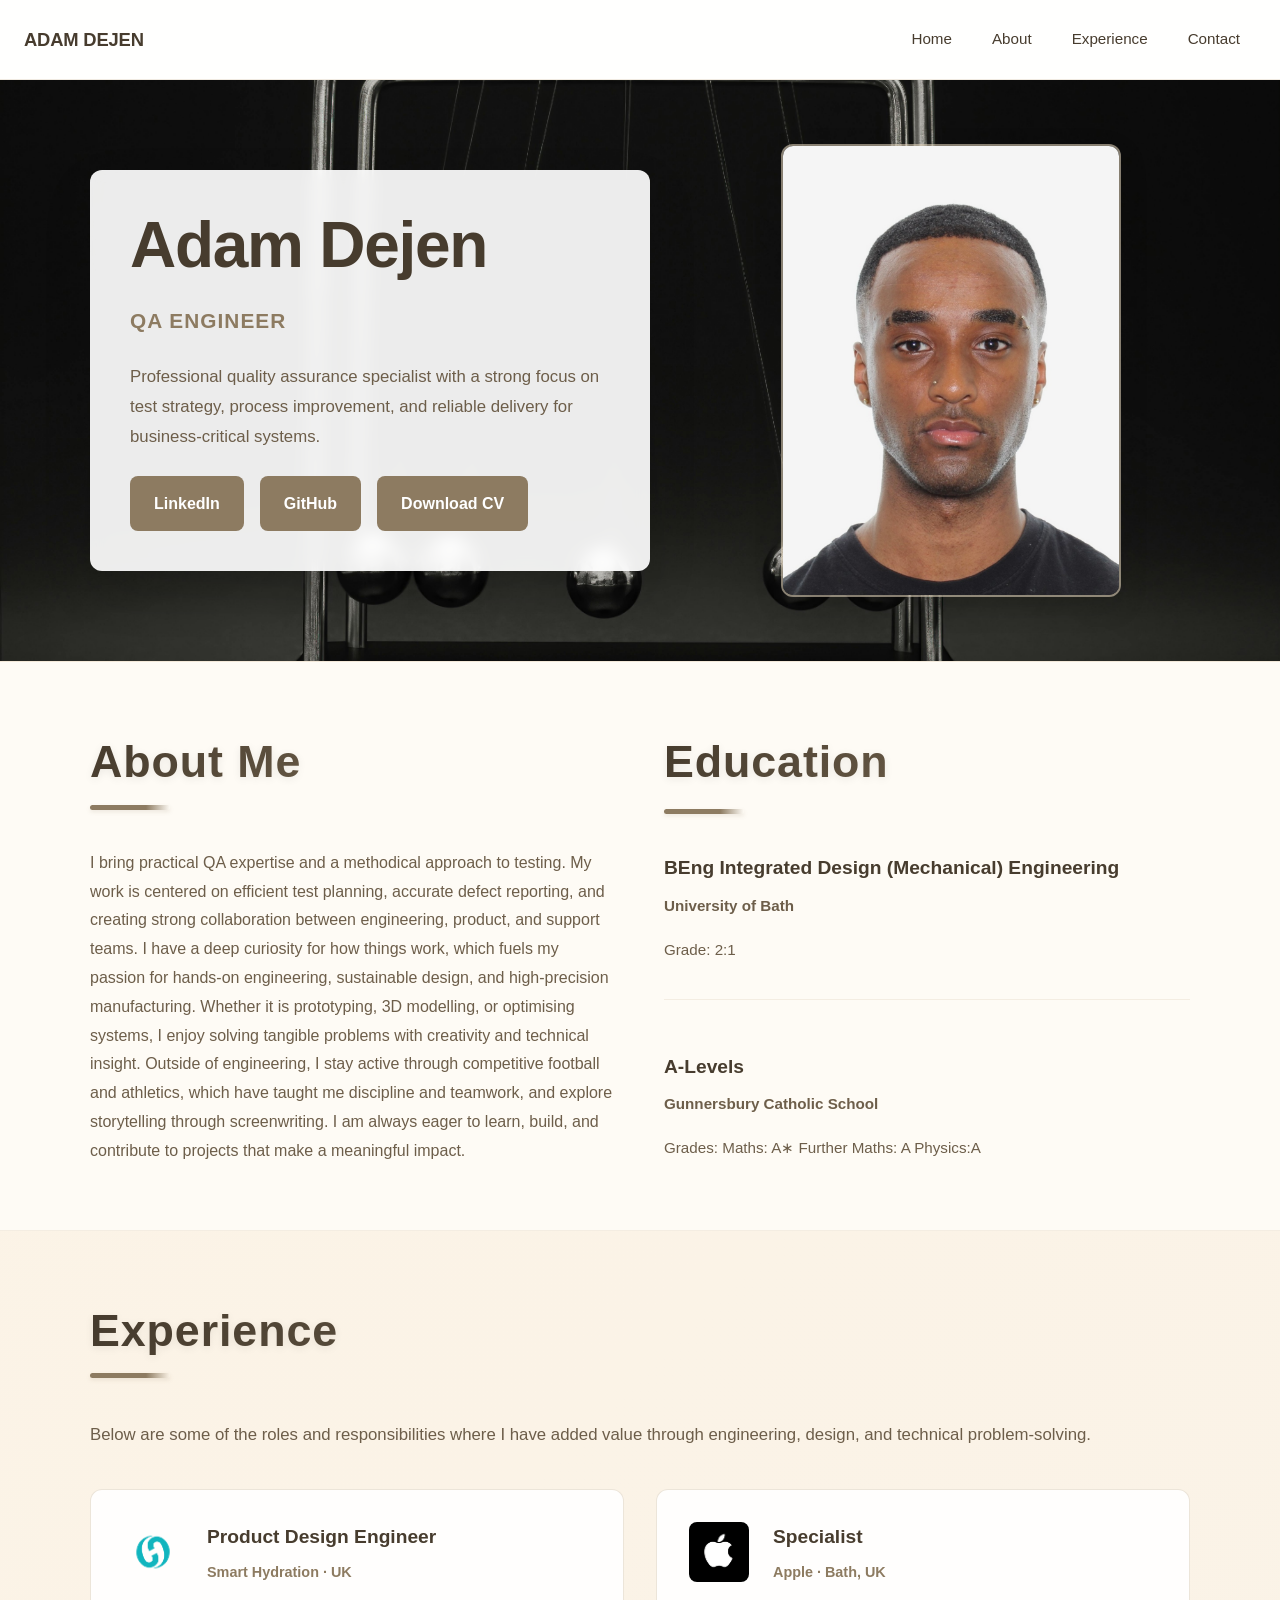
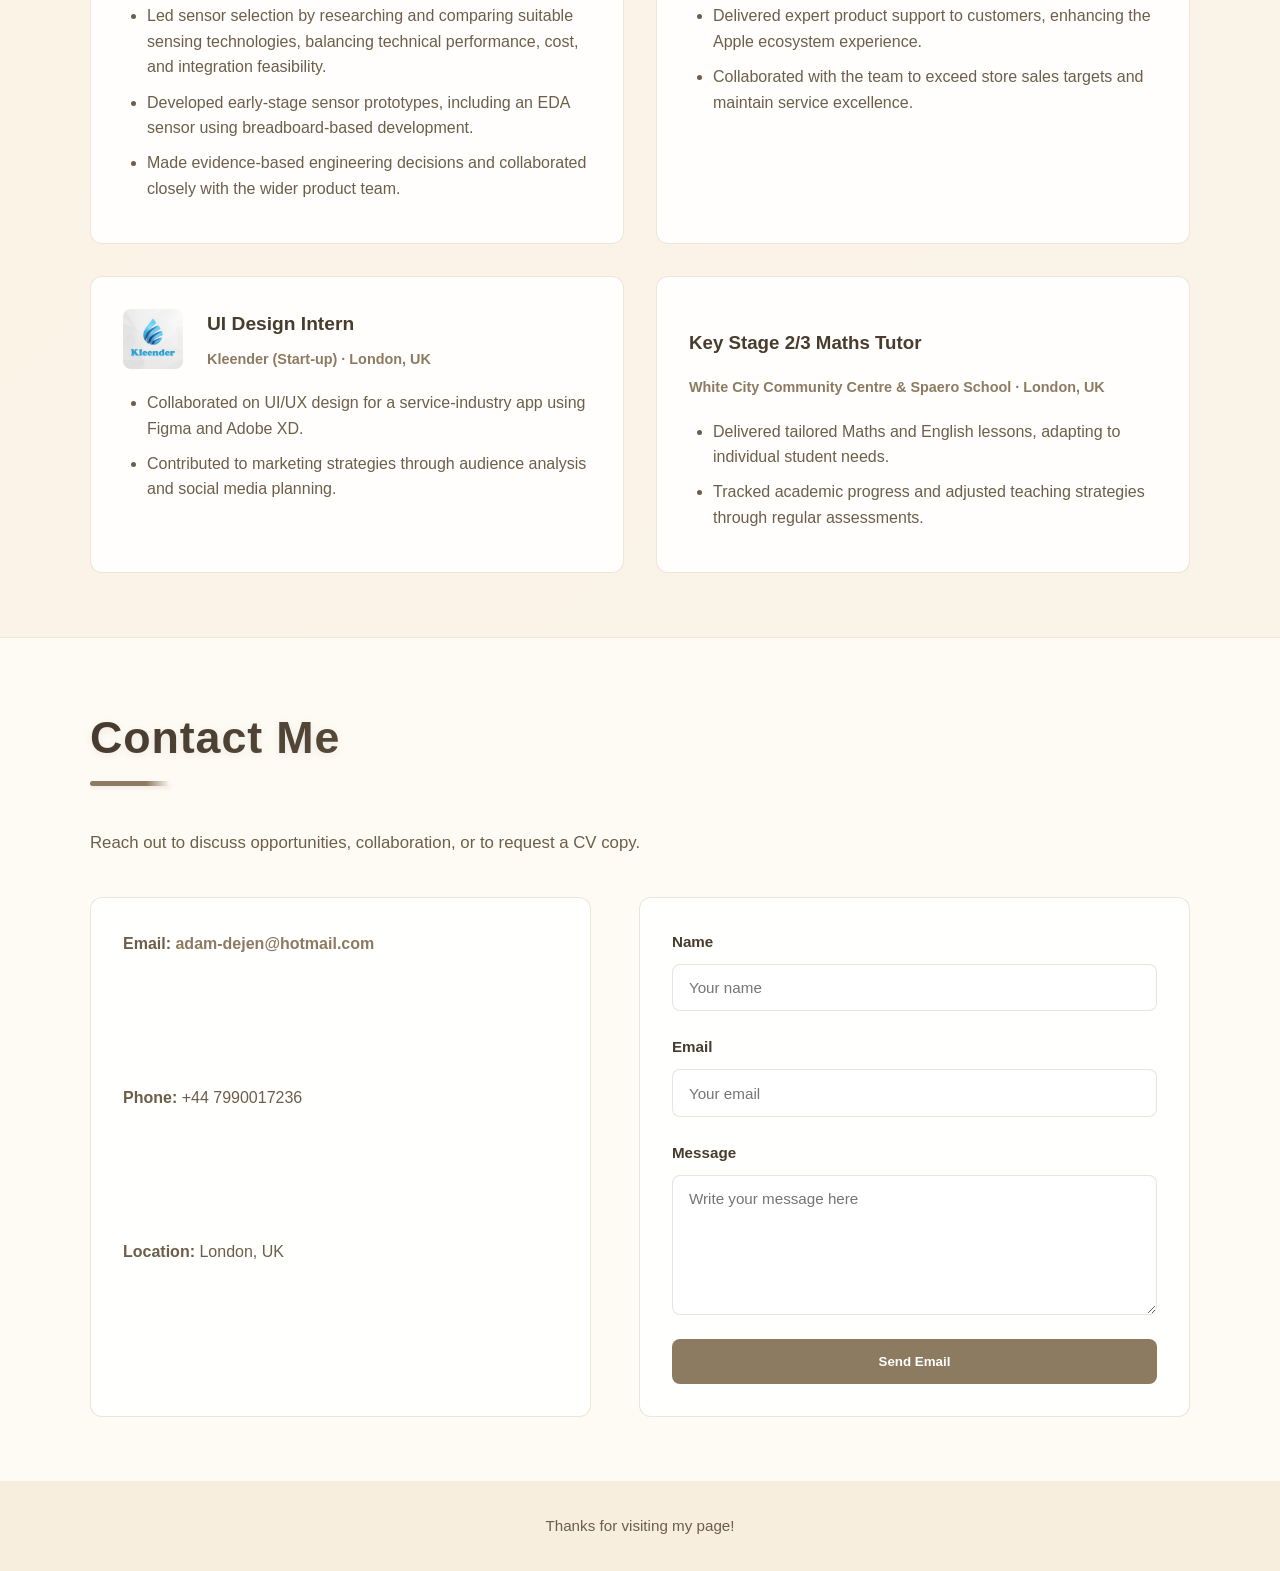
<file: index.html>
<!DOCTYPE html>
<html lang="en">
<head>
    <meta charset="UTF-8">
    <meta name="viewport" content="width=device-width, initial-scale=1.0">
    <title>Adam Dejen | QA Engineer</title>
    <link rel="stylesheet" href="styles.css">
</head>
<body>
    <!-- Navigation Bar -->
    <nav class="navbar">
        <a class="brand" href="#home">ADAM DEJEN</a>
        <div class="nav-links">
            <a href="#home">Home</a>
            <a href="#about">About</a>
            <a href="#experience">Experience</a>
            <a href="#contact">Contact</a>
        </div>
    </nav>

    <!-- Section 1: Header / Hero -->
    <section id="home" class="section hero-section">
        <!-- Background carousel wrapper: slides sit behind hero content -->
        <div class="hero-bg" aria-hidden="true">
            <!-- Active slide is visible; others are faded out by CSS -->
            <div class="hero-slide active">
                <img src="photos/pexels-jose-manuel-gonzalez-lupianez-photography-2656620-10424708.jpg" alt="Background image 1">
            </div>
            <div class="hero-slide">
                <img src="photos/pexels-markusspiske-2004161.jpg" alt="Background image 2">
            </div>
            <div class="hero-slide">
                <img src="photos/pexels-tima-miroshnichenko-9574397.jpg" alt="Background image 3">
            </div>
        </div>
        <!-- Hero content sits on top of the sliding background images -->
        <div class="section-content">
            <div class="hero-left">
                <h1>Adam Dejen</h1>
                <p class="occupation">QA Engineer</p>
                <p class="hero-description">Professional quality assurance specialist with a strong focus on test strategy, process improvement, and reliable delivery for business-critical systems.</p>
                <!-- Hero social links and CV download button -->
                <div class="social-links">
                    <a href="https://www.linkedin.com/in/adam-dejen-8b7584347" class="link-button" target="_blank" rel="noreferrer noopener">LinkedIn</a>
                    <a href="https://github.com/adamdej?tab=repositories" class="link-button" target="_blank" rel="noreferrer noopener">GitHub</a>
                    <!-- Download link points to actual CV file in root directory -->
                    <!-- Download link to CV PDF file - triggers download instead of opening in browser -->
                    <a href="Adam_Dejen CV.pdf" class="link-button" download>Download CV</a>
                </div>
            </div>
            <div class="hero-right">
                <div class="profile-frame">
                    <img src="photos/4821_016605.jpg" alt="Adam Dejen profile photo">
                </div>
            </div>
        </div>
    </section>

    <!-- Section 2: About -->
    <section id="about" class="section about-section">
        <div class="section-content">
            <div class="about-left">
                <h2>About Me</h2>
                <p>I bring practical QA expertise and a methodical approach to testing. My work is centered on efficient test planning, accurate defect reporting, and creating strong collaboration between engineering, product, and support teams. I have a deep curiosity for how things work, which fuels my passion for hands-on engineering, sustainable design, and
                high-precision manufacturing. Whether it is prototyping, 3D modelling, or optimising systems, I enjoy solving tangible
                problems with creativity and technical insight.
                Outside of engineering, I stay active through competitive football and athletics, which have taught me discipline and
                teamwork, and explore storytelling through screenwriting. I am always eager to learn, build, and contribute to projects
                that make a meaningful impact.</p>
            </div>
            <!-- Education qualifications section with university and secondary school details -->
            <div class="about-right">
                <h2>Education</h2>
                <div class="qualification-item">
                    <h3>BEng Integrated Design (Mechanical) Engineering</h3>
                    <p class="qualification-meta">University of Bath</p>
                    <p class="qualification-detail">Grade: 2:1 </p>
                </div>
                <div class="qualification-item">
                    <h3>A-Levels</h3>
                    <p class="qualification-meta">Gunnersbury Catholic School</p>
                    <p class="qualification-detail">Grades: Maths: A∗ Further Maths: A Physics:A</p>
                </div>
            </div>
        </div>
    </section>

    <!-- Section 3: Experience -->
   <section id="experience" class="section experience-section">
    <div class="section-content">
        <h2>Experience</h2>
        <p class="section-subtitle">Below are some of the roles and responsibilities where I have added value through engineering, design, and technical problem‑solving.</p>

        <div class="experience-grid">
            <!-- Smart Hydration experience card with company logo -->
            <article class="experience-card">
                <div class="card-header">
                    <img src="photos/Smart Hydration.webp" alt="Smart Hydration logo" class="company-logo">
                    <div class="card-title-wrapper">
                        <h3>Product Design Engineer</h3>
                        <p class="meta">Smart Hydration · UK</p>
                    </div>
                </div>
                <ul>
                    <li>Led sensor selection by researching and comparing suitable sensing technologies, balancing technical performance, cost, and integration feasibility.</li>
                    <li>Developed early‑stage sensor prototypes, including an EDA sensor using breadboard‑based development.</li>
                    <li>Made evidence‑based engineering decisions and collaborated closely with the wider product team.</li>
                </ul>
            </article>

            <!-- Apple experience card with company logo -->
            <article class="experience-card">
                <div class="card-header">
                    <img src="photos/Apple.jpg" alt="Apple logo" class="company-logo">
                    <div class="card-title-wrapper">
                        <h3>Specialist</h3>
                        <p class="meta">Apple · Bath, UK</p>
                    </div>
                </div>
                <ul>
                    <li>Delivered expert product support to customers, enhancing the Apple ecosystem experience.</li>
                    <li>Collaborated with the team to exceed store sales targets and maintain service excellence.</li>
                </ul>
            </article>

            <!-- Kleender experience card with company logo -->
            <article class="experience-card">
                <div class="card-header">
                    <img src="photos/kleender.jpg" alt="Kleender logo" class="company-logo">
                    <div class="card-title-wrapper">
                        <h3>UI Design Intern</h3>
                        <p class="meta">Kleender (Start‑up) · London, UK</p>
                    </div>
                </div>
                <ul>
                    <li>Collaborated on UI/UX design for a service‑industry app using Figma and Adobe XD.</li>
                    <li>Contributed to marketing strategies through audience analysis and social media planning.</li>
                </ul>
            </article>

            <article class="experience-card">
                <h3>Key Stage 2/3 Maths Tutor</h3>
                <p class="meta">White City Community Centre & Spaero School · London, UK</p>
                <ul>
                    <li>Delivered tailored Maths and English lessons, adapting to individual student needs.</li>
                    <li>Tracked academic progress and adjusted teaching strategies through regular assessments.</li>
                </ul>
            </article>

        </div>
    </div>
</section>

    <!-- Section 4: Contact -->
    <section id="contact" class="section contact-section">
        <div class="section-content">
            <h2>Contact Me</h2>
            <p class="section-subtitle">Reach out to discuss opportunities, collaboration, or to request a CV copy.</p>
            <div class="contact-grid">
                <div class="contact-info">
                    <p><strong>Email:</strong> <a href="mailto:adam-dejen@hotmail.com">adam-dejen@hotmail.com</a></p>
                    <p><strong>Phone:</strong> +44 7990017236</p>
                    <p><strong>Location:</strong> London, UK</p>
                </div>
                <form class="contact-form" action="mailto:adam-dejen@hotmail.com" method="post" enctype="text/plain">
                    <label>
                        Name
                        <input type="text" name="name" placeholder="Your name" required>
                    </label>
                    <label>
                        Email
                        <input type="email" name="email" placeholder="Your email" required>
                    </label>
                    <label>
                        Message
                        <textarea name="message" rows="5" placeholder="Write your message here" required></textarea>
                    </label>
                    <button type="submit" class="button button-primary">Send Email</button>
                </form>
            </div>
        </div>
    </section>

    <!-- Footer -->
    <footer class="footer">
        <p>Thanks for visiting my page!</p>
    </footer>

    <script>
        // Collect all background slide containers for the carousel.
        const heroSlides = document.querySelectorAll('.hero-slide');
        // Track which slide is currently visible.
        let heroIndex = 0;

        // Display the slide at the chosen index and hide the others.
        function showHeroSlide(index) {
            heroSlides.forEach((slide, i) => {
                slide.classList.toggle('active', i === index);
            });
            heroIndex = index;
        }

        // Rotate the background image every 4.5 seconds.
        setInterval(() => {
            const next = (heroIndex + 1) % heroSlides.length;
            showHeroSlide(next);
        }, 4500);
    </script>
</body>
</html>
</file>
<file: styles.css>
/* ============================================
   ROOT VARIABLES - Color & Spacing
   ============================================ */
:root {
    --text-dark: #473C2E;
    --text-muted: #6D5E4A;
    --accent: #8D7B61;
    --border: #D9CBB5;
    --bg-light: #FEF6E8;
    --bg-cream: #F9F2E5;
    --page-padding: 1.5rem;
    --max-width: 1100px;
    --radius: 12px;
}

/* Global styles for all elements */
* {
    box-sizing: border-box;
}

/* Smooth scrolling for anchor links */
html {
    scroll-behavior: smooth;
}

/* ============================================
   BODY & GLOBAL
   ============================================ */
body {
    margin: 0;
    background: var(--bg-light);
    color: var(--text-dark);
    font-family: -apple-system, BlinkMacSystemFont, 'Segoe UI', 'Helvetica Neue', Arial, sans-serif;
    line-height: 1.6;
}

/* ============================================
   NAVIGATION - Sticky bar at top
   ============================================ */
.navbar {
    position: sticky;
    top: 0;
    z-index: 100;
    width: 100%;
    background: rgba(255, 255, 255, 0.95);
    backdrop-filter: blur(10px);
    border-bottom: 1px solid rgba(217, 203, 181, 0.4);
    display: flex;
    justify-content: space-between;
    align-items: center;
    max-width: 100%;
    padding: 1rem var(--page-padding);
}

.brand {
    font-weight: 700;
    font-size: 1.15rem;
    color: var(--text-dark);
    text-decoration: none;
    letter-spacing: -0.01em;
}

.nav-links {
    display: flex;
    gap: 0.5rem;
}

.nav-links a {
    color: var(--text-dark);
    text-decoration: none;
    padding: 0.7rem 1rem;
    border-radius: 8px;
    font-weight: 500;
    font-size: 0.95rem;
    transition: background 200ms ease;
}

.nav-links a:hover {
    background: rgba(141, 123, 97, 0.1);
}

/* ============================================
   SECTION STRUCTURE - Full-width sections
   ============================================ */
/* Each section covers full viewport width and has consistent padding */
.section {
    width: 100%;
    padding: 4rem var(--page-padding);
    border-bottom: 1px solid rgba(217, 203, 181, 0.3);
    /* Prevents nav links from scrolling the section too far down */
    scroll-margin-top: 5rem;
}

.section-content {
    max-width: var(--max-width);
    margin: 0 auto;
}

/* ============================================
   SECTION 1: HERO
   ============================================ */
/* Hero section holds the carousel and the visible hero content above it. */
.hero-section {
    position: relative;
    overflow: hidden;
    background: linear-gradient(135deg, rgba(254, 246, 232, 0.85), rgba(249, 242, 229, 0.85));
}

/* Light overlay softens the carousel so text is easier to read. */
.hero-section::before {
    content: "";
    position: absolute;
    inset: 0;
    background: rgba(255, 255, 255, 0.42);
    pointer-events: none;
    z-index: 0;
}

/* Wrapper for the carousel slides, fully covering the hero background. */
.hero-bg {
    position: absolute;
    inset: 0;
    z-index: 0;
    display: block;
}

/* Each slide covers the full hero area and fades in/out by changing opacity. */
.hero-slide {
    position: absolute;
    inset: 0;
    opacity: 0;
    transition: opacity 1.2s ease;
}

.hero-slide img {
    width: 100%;
    height: 100%;
    object-fit: cover;
    display: block;
}

.hero-slide.active {
    opacity: 1;
}

.hero-section .section-content {
    position: relative;
    z-index: 1;
    display: grid;
    grid-template-columns: 1.2fr 1fr;
    gap: 3rem;
    align-items: center;
}

/* The intro content panel on top of the carousel, with a soft translucent background. */
.hero-left {
    display: grid;
    gap: 1.5rem;
    padding: 2.5rem;
    max-width: min(560px, 100%);
    border-radius: var(--radius);
    background: rgba(255, 255, 255, 0.92);
    box-shadow: 0 22px 50px rgba(0, 0, 0, 0.12);
    backdrop-filter: blur(8px);
}

.hero-left h1 {
    margin: 0;
    font-size: clamp(2.5rem, 6vw, 4rem);
    color: var(--text-dark);
    line-height: 1.1;
    font-weight: 700;
    letter-spacing: -0.02em;
}

.occupation {
    margin: 0;
    font-size: 1.3rem;
    color: var(--accent);
    font-weight: 600;
    letter-spacing: 0.05em;
    text-transform: uppercase;
}

.hero-description {
    margin: 0;
    color: var(--text-muted);
    font-size: 1.05rem;
    line-height: 1.8;
}

.social-links {
    display: flex;
    gap: 1rem;
    flex-wrap: wrap;
}

.link-button {
    display: inline-block;
    padding: 0.9rem 1.5rem;
    background: var(--accent);
    color: #fff;
    text-decoration: none;
    border-radius: 8px;
    font-weight: 600;
    transition: all 200ms ease;
    border: none;
    cursor: pointer;
}

.link-button:hover {
    background: #7A6B52;
    transform: translateY(-2px);
    box-shadow: 0 6px 16px rgba(141, 123, 97, 0.2);
}

.hero-right {
    display: flex;
    justify-content: center;
}

.profile-frame {
    width: 100%;
    max-width: 340px;
    aspect-ratio: 3 / 4;
    border-radius: var(--radius);
    overflow: hidden;
    border: 2px solid rgba(217, 203, 181, 0.6);
    box-shadow: 0 10px 30px rgba(0, 0, 0, 0.1);
}

.profile-frame img {
    width: 100%;
    height: 100%;
    object-fit: cover;
    display: block;
}

/* ============================================
   SECTION 2: ABOUT
   ============================================ */
.about-section {
    background: rgba(255, 255, 255, 0.6);
}

.about-section .section-content {
    display: grid;
    grid-template-columns: 1fr 1fr;
    gap: 3rem;
}

.about-left,
.about-right {
    display: grid;
    gap: 1.2rem;
}

.about-section h2 {
    margin: 0 0 2rem;
    font-size: 2.8rem;
    background: linear-gradient(135deg, var(--text-dark) 0%, var(--accent) 100%);
    -webkit-background-clip: text;
    -webkit-text-fill-color: transparent;
    background-clip: text;
    font-weight: 700;
    letter-spacing: 0.02em;
    position: relative;
    display: inline-block;
    text-shadow: 0 2px 8px rgba(0, 0, 0, 0.08);
}

/* Accent line beneath section headings */
.about-section h2::after {
    content: "";
    position: absolute;
    bottom: -12px;
    left: 0;
    width: 80px;
    height: 5px;
    background: linear-gradient(90deg, var(--accent), var(--accent) 70%, transparent);
    border-radius: 3px;
    box-shadow: 0 2px 4px rgba(141, 123, 97, 0.15);
}

.about-section p {
    margin: 0 0 1rem;
    color: var(--text-muted);
    line-height: 1.8;
}

.about-section p:last-child {
    margin-bottom: 0;
}

.about-section ul {
    margin: 0;
    padding-left: 1.5rem;
    list-style: disc;
}

.about-section li {
    margin-bottom: 0.8rem;
    color: var(--text-muted);
    line-height: 1.7;
}

/* Styling for individual education qualifications within the about section */
.qualification-item {
    margin-bottom: 2rem;
    padding-bottom: 2rem;
    border-bottom: 1px solid rgba(217, 203, 181, 0.3);
}

.qualification-item:last-child {
    border-bottom: none;
    margin-bottom: 0;
    padding-bottom: 0;
}

.qualification-item h3 {
    margin: 0 0 0.5rem;
    font-size: 1.2rem;
    color: var(--text-dark);
    font-weight: 700;
}

/* Metadata for education (institution and dates) */
.qualification-meta {
    margin: 0 0 0.5rem;
    color: var(--accent);
    font-weight: 600;
    font-size: 0.95rem;
}

/* Additional education details (grade, notes) */
.qualification-detail {
    margin: 0;
    color: var(--text-muted);
    font-size: 0.95rem;
}

/* ============================================
   SECTION 3: EXPERIENCE
   ============================================ */
.experience-section {
    background: linear-gradient(135deg, rgba(249, 242, 229, 0.6), rgba(247, 241, 230, 0.6));
}

.experience-section .section-content {
    display: grid;
    gap: 2.5rem;
}

.experience-section h2 {
    margin: 0 0 0.5rem;
    font-size: 2.8rem;
    background: linear-gradient(135deg, var(--text-dark) 0%, var(--accent) 100%);
    -webkit-background-clip: text;
    -webkit-text-fill-color: transparent;
    background-clip: text;
    font-weight: 700;
    letter-spacing: 0.02em;
    position: relative;
    display: inline-block;
    text-shadow: 0 2px 8px rgba(0, 0, 0, 0.08);
}

/* Accent line beneath experience heading */
.experience-section h2::after {
    content: "";
    position: absolute;
    bottom: -12px;
    left: 0;
    width: 80px;
    height: 5px;
    background: linear-gradient(90deg, var(--accent), var(--accent) 70%, transparent);
    border-radius: 3px;
    box-shadow: 0 2px 4px rgba(141, 123, 97, 0.15);
}

.section-subtitle {
    margin: 0.5rem 0 0;
    color: var(--text-muted);
    font-size: 1.05rem;
}

.experience-grid {
    display: grid;
    grid-template-columns: 1fr 1fr;
    gap: 2rem;
}

.experience-card {
    background: rgba(255, 255, 255, 0.9);
    border: 1px solid rgba(217, 203, 181, 0.5);
    border-radius: var(--radius);
    padding: 2rem;
    transition: all 200ms ease;
}

.experience-card:hover {
    border-color: var(--accent);
    box-shadow: 0 4px 16px rgba(0, 0, 0, 0.05);
}

/* Header section combining company logo and job title information */
.card-header {
    display: flex;
    gap: 1.5rem;
    align-items: flex-start;
    margin-bottom: 1.2rem;
}

/* Company logo displayed in the top-left corner of each card */
.company-logo {
    width: 60px;
    height: 60px;
    object-fit: contain;
    border-radius: 8px;
    flex-shrink: 0;
}

/* Wrapper for title and metadata to allow logo to sit beside it */
.card-title-wrapper {
    flex: 1;
}

.card-title-wrapper h3 {
    margin: 0 0 0.5rem;
    font-size: 1.2rem;
    color: var(--text-dark);
}

.card-title-wrapper .meta {
    margin: 0;
}

.meta {
    margin: 0 0 1.2rem;
    color: var(--accent);
    font-size: 0.9rem;
    font-weight: 600;
}

.experience-card ul {
    margin: 0;
    padding-left: 1.5rem;
}

.experience-card li {
    margin-bottom: 0.6rem;
    color: var(--text-muted);
    line-height: 1.6;
}

/* ============================================
   SECTION 4: CONTACT
   ============================================ */
.contact-section {
    background: rgba(255, 255, 255, 0.6);
}

.contact-section .section-content {
    display: grid;
    gap: 2.5rem;
}

.contact-section h2 {
    margin: 0 0 0.5rem;
    font-size: 2.8rem;
    background: linear-gradient(135deg, var(--text-dark) 0%, var(--accent) 100%);
    -webkit-background-clip: text;
    -webkit-text-fill-color: transparent;
    background-clip: text;
    font-weight: 700;
    letter-spacing: 0.02em;
    position: relative;
    display: inline-block;
    text-shadow: 0 2px 8px rgba(0, 0, 0, 0.08);
}

/* Accent line beneath contact heading */
.contact-section h2::after {
    content: "";
    position: absolute;
    bottom: -12px;
    left: 0;
    width: 80px;
    height: 5px;
    background: linear-gradient(90deg, var(--accent), var(--accent) 70%, transparent);
    border-radius: 3px;
    box-shadow: 0 2px 4px rgba(141, 123, 97, 0.15);
}

.contact-grid {
    display: grid;
    grid-template-columns: 1fr 1.1fr;
    gap: 3rem;
}

.contact-info {
    display: grid;
    gap: 0.5rem;
    background: rgba(255, 255, 255, 0.9);
    border: 1px solid rgba(217, 203, 181, 0.5);
    border-radius: var(--radius);
    padding: 2rem;
}

.contact-info p {
    margin: 0;
    color: var(--text-muted);
    line-height: 1.8;
}

.contact-info a {
    color: var(--accent);
    text-decoration: none;
    font-weight: 600;
}

.contact-info a:hover {
    text-decoration: underline;
}

.contact-form {
    display: grid;
    gap: 1.5rem;
    background: rgba(255, 255, 255, 0.9);
    border: 1px solid rgba(217, 203, 181, 0.5);
    border-radius: var(--radius);
    padding: 2rem;
}

.contact-form label {
    display: grid;
    gap: 0.6rem;
    font-weight: 600;
    color: var(--text-dark);
    font-size: 0.95rem;
}

.contact-form input,
.contact-form textarea {
    width: 100%;
    padding: 0.9rem 1rem;
    border: 1px solid rgba(141, 123, 97, 0.2);
    border-radius: 8px;
    background: #fff;
    color: var(--text-dark);
    font-family: inherit;
    font-size: 0.95rem;
    transition: border-color 200ms ease;
}

.contact-form input:focus,
.contact-form textarea:focus {
    outline: none;
    border-color: var(--accent);
    box-shadow: 0 0 0 3px rgba(141, 123, 97, 0.1);
}

.contact-form textarea {
    resize: vertical;
    min-height: 140px;
}

.button {
    display: inline-block;
    padding: 0.95rem 1.75rem;
    background: var(--accent);
    color: #fff;
    border: none;
    border-radius: 8px;
    font-weight: 600;
    cursor: pointer;
    transition: all 200ms ease;
    text-decoration: none;
}

.button:hover {
    background: #7A6B52;
    transform: translateY(-2px);
}

.button-primary {
    background: var(--accent);
    color: #fff;
}

/* ============================================
   FOOTER
   ============================================ */
.footer {
    width: 100%;
    padding: 2rem var(--page-padding);
    background: rgba(217, 203, 181, 0.2);
    text-align: center;
    color: var(--text-muted);
    font-size: 0.95rem;
}

.footer p {
    margin: 0;
}

/* ============================================
   RESPONSIVE
   ============================================ */
@media (max-width: 768px) {
    .hero-section .section-content,
    .about-section .section-content,
    .contact-grid,
    .experience-grid {
        grid-template-columns: 1fr;
    }

    .section {
        padding: 2.5rem var(--page-padding);
    }
}

@media (max-width: 480px) {
    .navbar {
        flex-direction: column;
        gap: 0.75rem;
    }

    .nav-links {
        gap: 0.25rem;
    }

    .nav-links a {
        padding: 0.6rem 0.8rem;
        font-size: 0.9rem;
    }

    .hero-left h1 {
        font-size: 1.8rem;
    }

    .social-links {
        flex-direction: column;
    }

    .link-button {
        width: 100%;
        text-align: center;
    }
}
</file>
